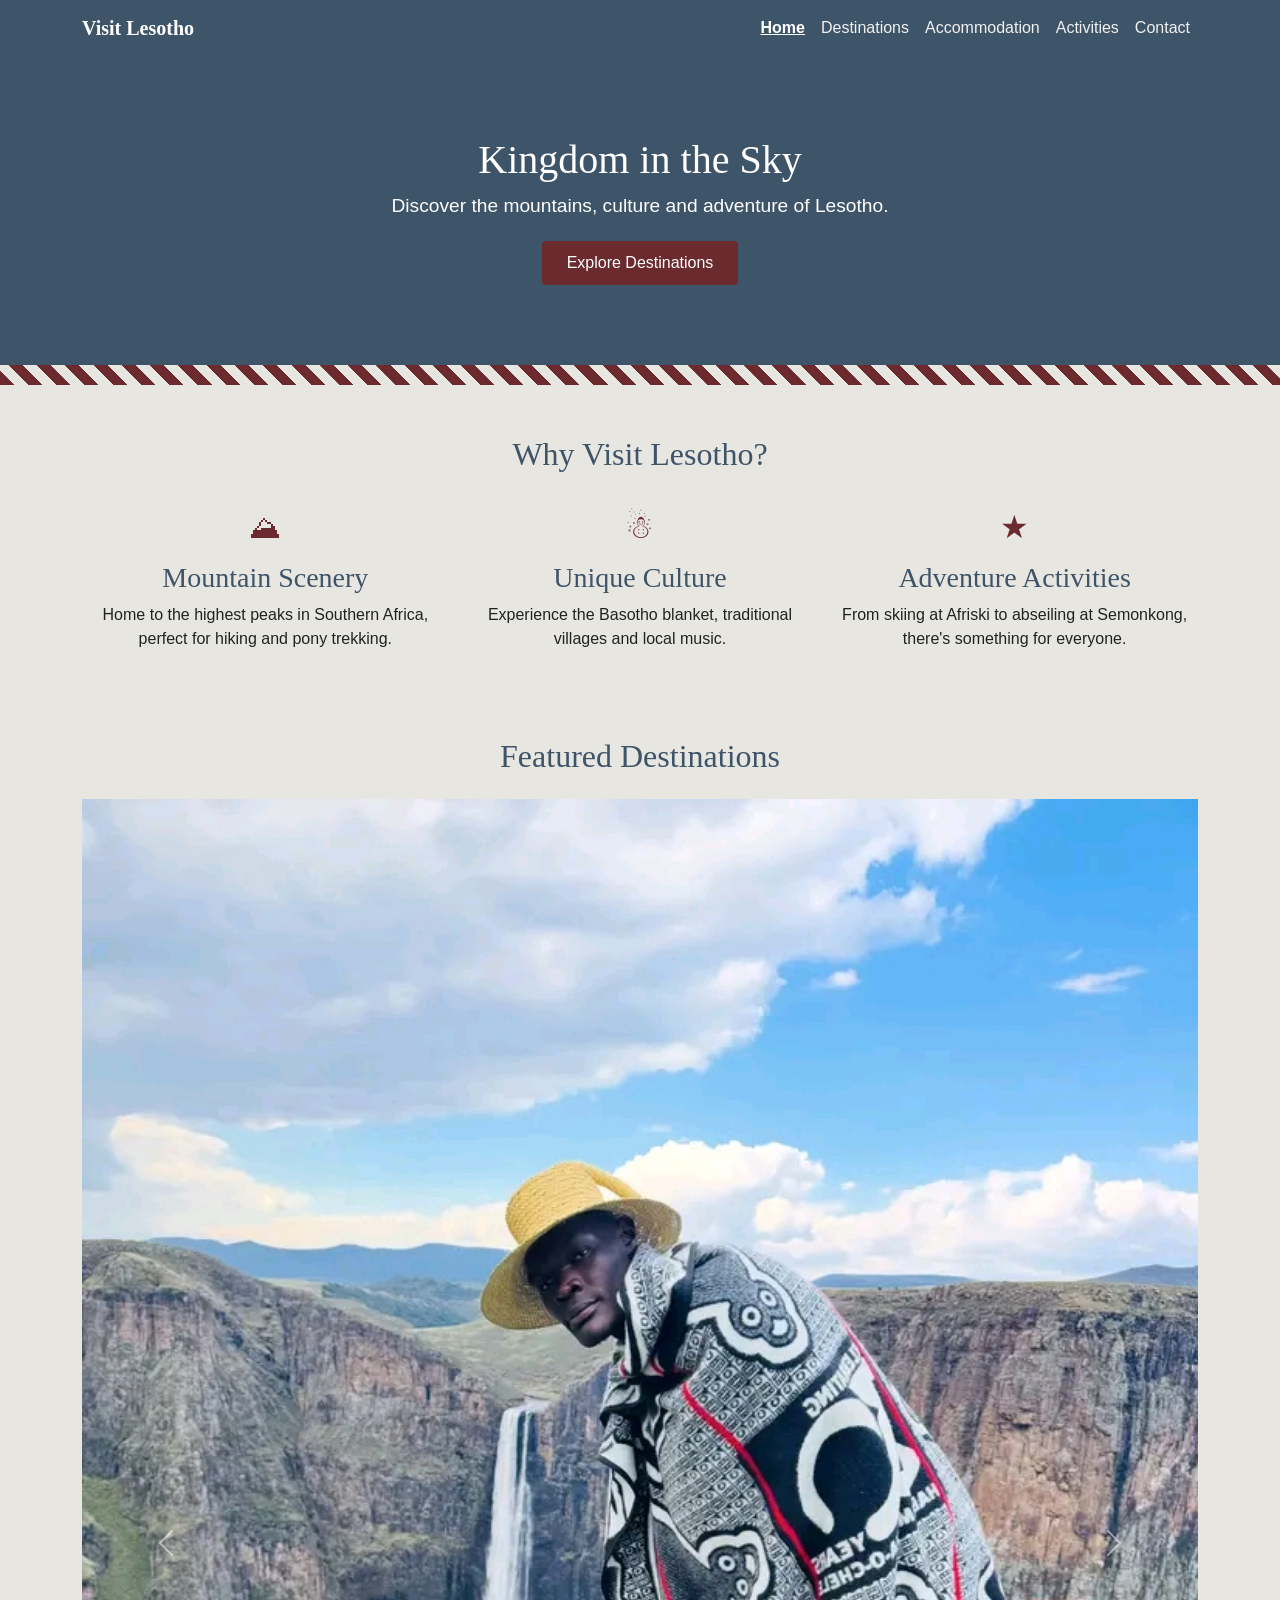
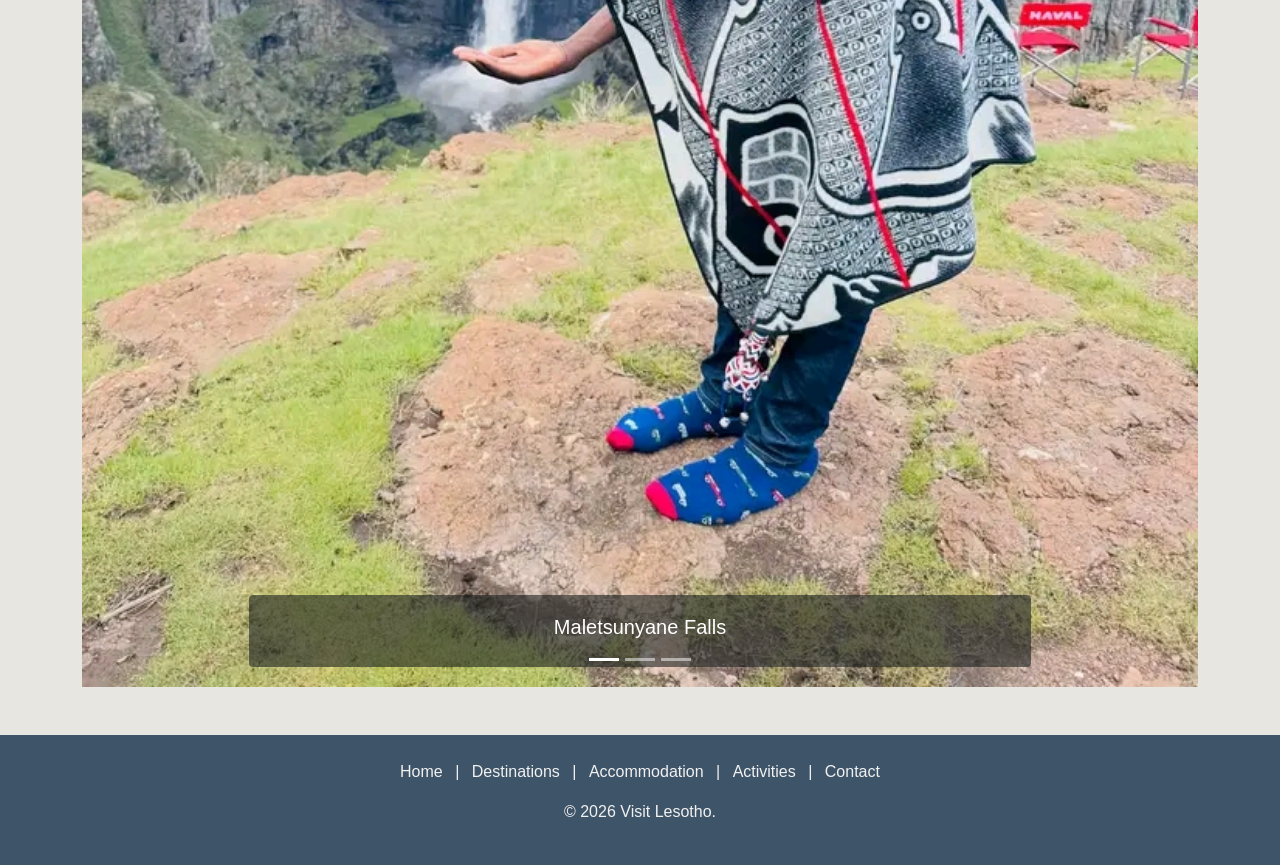
<file: index.html>
<!DOCTYPE html>
<html lang="en">
<head>
  <charset="UTF-8">
  <name="viewport" content="width=device-width, initial-scale=1.0">
  <title>Visit Lesotho - Home</title>

  <link href="https://cdn.jsdelivr.net/npm/bootstrap@5.3.0/dist/css/bootstrap.min.css" rel="stylesheet">
  <link rel="stylesheet" href="css/style.css">
</head>
<body>

  <!-- Navbar -->
  <header>
    <nav class="navbar navbar-expand-lg navbar-dark">
      <div class="container">
        <a class="navbar-brand" href="index.html">Visit Lesotho</a>
        <button class="navbar-toggler" type="button" data-bs-toggle="collapse" data-bs-target="#navMenu">
          <span class="navbar-toggler-icon"></span>
        </button>
        <div class="collapse navbar-collapse" id="navMenu">
          <ul class="navbar-nav ms-auto">
            <li class="nav-item"><a class="nav-link active" href="index.html">Home</a></li>
            <li class="nav-item"><a class="nav-link" href="destinations.html">Destinations</a></li>
            <li class="nav-item"><a class="nav-link" href="accommodation.html">Accommodation</a></li>
            <li class="nav-item"><a class="nav-link" href="activities.html">Activities</a></li>
            <li class="nav-item"><a class="nav-link" href="contact.html">Contact</a></li>
          </ul>
        </div>
      </div>
    </nav>
  </header>

  <main>
    <!-- Hero -->
    <section class="hero">
      <h1>Kingdom in the Sky</h1>
      <p>Discover the mountains, culture and adventure of Lesotho.</p>
      <a href="destinations.html" class="btn btn-main">Explore Destinations</a>
    </section>

    <div class="pattern-strip"></div>

    <!-- Why Visit -->
    <section class="why-visit container">
      <h2>Why Visit Lesotho?</h2>
      <div class="row">
        <div class="col-md-4">
          <div class="icon">&#9968;</div>
          <h3>Mountain Scenery</h3>
          <p>Home to the highest peaks in Southern Africa, perfect for hiking and pony trekking.</p>
        </div>
        <div class="col-md-4">
          <div class="icon">&#9731;</div>
          <h3>Unique Culture</h3>
          <p>Experience the Basotho blanket, traditional villages and local music.</p>
        </div>
        <div class="col-md-4">
          <div class="icon">&#9733;</div>
          <h3>Adventure Activities</h3>
          <p>From skiing at Afriski to abseiling at Semonkong, there's something for everyone.</p>
        </div>
      </div>
    </section>

    <!-- Featured Destinations Carousel -->
    <section class="container mb-5">
      <h2 class="text-center mb-4">Featured Destinations</h2>
      <div id="featuredCarousel" class="carousel slide" data-bs-ride="carousel">
        <div class="carousel-indicators">
          <button type="button" data-bs-target="#featuredCarousel" data-bs-slide-to="0" class="active"></button>
          <button type="button" data-bs-target="#featuredCarousel" data-bs-slide-to="1"></button>
          <button type="button" data-bs-target="#featuredCarousel" data-bs-slide-to="2"></button>
        </div>
        <div class="carousel-inner">
          <div class="carousel-item active">
            <img src="images/1792354285303.jpg" class="d-block w-100" alt="Maletsunyane Falls waterfall in Lesotho">
            <div class="carousel-caption">
              <h5>Maletsunyane Falls</h5>
            </div>
          </div>
         
          <div class="carousel-item">
            <img src="images/katse.jpg" class="d-block w-100" alt="Katse Dam surrounded by mountains">
            <div class="carousel-caption">
              <h5>Katse Dam</h5>
            </div>
          </div>
        </div>
        <button class="carousel-control-prev" type="button" data-bs-target="#featuredCarousel" data-bs-slide="prev">
          <span class="carousel-control-prev-icon"></span>
        </button>
        <button class="carousel-control-next" type="button" data-bs-target="#featuredCarousel" data-bs-slide="next">
          <span class="carousel-control-next-icon"></span>
        </button>
      </div>
    </section>
  </main>

  <!-- Footer -->
  <footer>
    <p>
      <a href="index.html">Home</a> |
      <a href="destinations.html">Destinations</a> |
      <a href="accommodation.html">Accommodation</a> |
      <a href="activities.html">Activities</a> |
      <a href="contact.html">Contact</a>
    </p>
    <p>&copy; 2026 Visit Lesotho.</p>
  </footer>

  <script src="https://cdn.jsdelivr.net/npm/bootstrap@5.3.0/dist/js/bootstrap.bundle.min.js"></script>
</body>
</html>
</file>
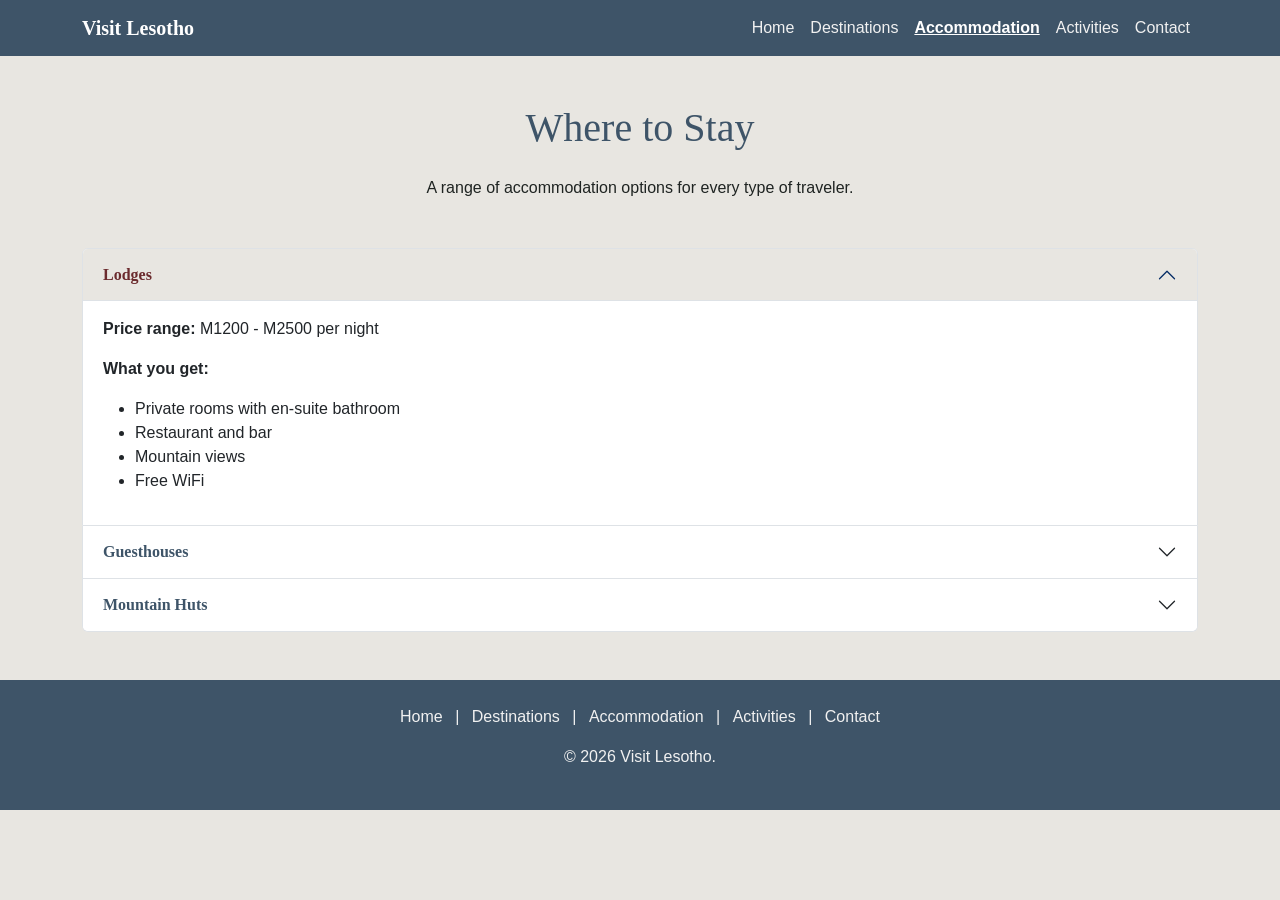
<file: accommodation.html>
<!DOCTYPE html>
<html lang="en">
<head>
  <charset="UTF-8">
  <name="viewport" content="width=device-width, initial-scale=1.0">
  <title>Visit Lesotho - Accommodation</title>

  <link href="https://cdn.jsdelivr.net/npm/bootstrap@5.3.0/dist/css/bootstrap.min.css" rel="stylesheet">
  <link rel="stylesheet" href="css/style.css">
</head>
<body>

  <header>
    <nav class="navbar navbar-expand-lg navbar-dark">
      <div class="container">
        <a class="navbar-brand" href="index.html">Visit Lesotho</a>
        <button class="navbar-toggler" type="button" data-bs-toggle="collapse" data-bs-target="#navMenu">
          <span class="navbar-toggler-icon"></span>
        </button>
        <div class="collapse navbar-collapse" id="navMenu">
          <ul class="navbar-nav ms-auto">
            <li class="nav-item"><a class="nav-link" href="index.html">Home</a></li>
            <li class="nav-item"><a class="nav-link" href="destinations.html">Destinations</a></li>
            <li class="nav-item"><a class="nav-link active" href="accommodation.html">Accommodation</a></li>
            <li class="nav-item"><a class="nav-link" href="activities.html">Activities</a></li>
            <li class="nav-item"><a class="nav-link" href="contact.html">Contact</a></li>
          </ul>
        </div>
      </div>
    </nav>
  </header>

  <main class="container my-5">
    <h1 class="text-center mb-4">Where to Stay</h1>
    <p class="text-center mb-5">A range of accommodation options for every type of traveler.</p>

    <div class="accordion" id="accommodationAccordion">

      <!-- Lodges -->
      <div class="accordion-item">
        <h2 class="accordion-header">
          <button class="accordion-button" type="button" data-bs-toggle="collapse" data-bs-target="#lodges">
            Lodges
          </button>
        </h2>
        <div id="lodges" class="accordion-collapse collapse show" data-bs-parent="#accommodationAccordion">
          <div class="accordion-body">
            <div class="row">
              <div class="col-md-8">
                <p><strong>Price range:</strong> M1200 - M2500 per night</p>
                <p><strong>What you get:</strong></p>
                <ul>
                  <li>Private rooms with en-suite bathroom</li>
                  <li>Restaurant and bar</li>
                  <li>Mountain views</li>
                  <li>Free WiFi</li>
                </ul>
              </div>
            </div>
          </div>
        </div>
      </div>

      <!-- Guesthouses -->
      <div class="accordion-item">
        <h2 class="accordion-header">
          <button class="accordion-button collapsed" type="button" data-bs-toggle="collapse" data-bs-target="#guesthouses">
            Guesthouses
          </button>
        </h2>
        <div id="guesthouses" class="accordion-collapse collapse" data-bs-parent="#accommodationAccordion">
          <div class="accordion-body">
            <div class="row">
              
              <div class="col-md-8">
                <p><strong>Price range:</strong> M600 - M1200 per night</p>
                <p><strong>What you get:</strong></p>
                <ul>
                  <li>Shared or private bathroom options</li>
                  <li>Breakfast included</li>
                  <li>Family friendly</li>
                </ul>
              </div>
            </div>
          </div>
        </div>
      </div>

      <!-- Mountain Huts -->
      <div class="accordion-item">
        <h2 class="accordion-header">
          <button class="accordion-button collapsed" type="button" data-bs-toggle="collapse" data-bs-target="#huts">
            Mountain Huts
          </button>
        </h2>
        <div id="huts" class="accordion-collapse collapse" data-bs-parent="#accommodationAccordion">
          <div class="accordion-body">
            <div class="row">
             
              <div class="col-md-8">
                <p><strong>Price range:</strong> M250 - M500 per night</p>
                <p><strong>What you get:</strong></p>
                <ul>
                  <li>Basic but cozy</li>
                  <li>Shared cooking area</li>
                  <li>Great for hikers and pony trekkers</li>
                </ul>
              </div>
            </div>
          </div>
        </div>
      </div>

    </div>
  </main>

  <footer>
    <p>
      <a href="index.html">Home</a> |
      <a href="destinations.html">Destinations</a> |
      <a href="accommodation.html">Accommodation</a> |
      <a href="activities.html">Activities</a> |
      <a href="contact.html">Contact</a>
    </p>
    <p>&copy; 2026 Visit Lesotho. </p>
  </footer>

  <script src="https://cdn.jsdelivr.net/npm/bootstrap@5.3.0/dist/js/bootstrap.bundle.min.js"></script>
</body>
</html>
</file>
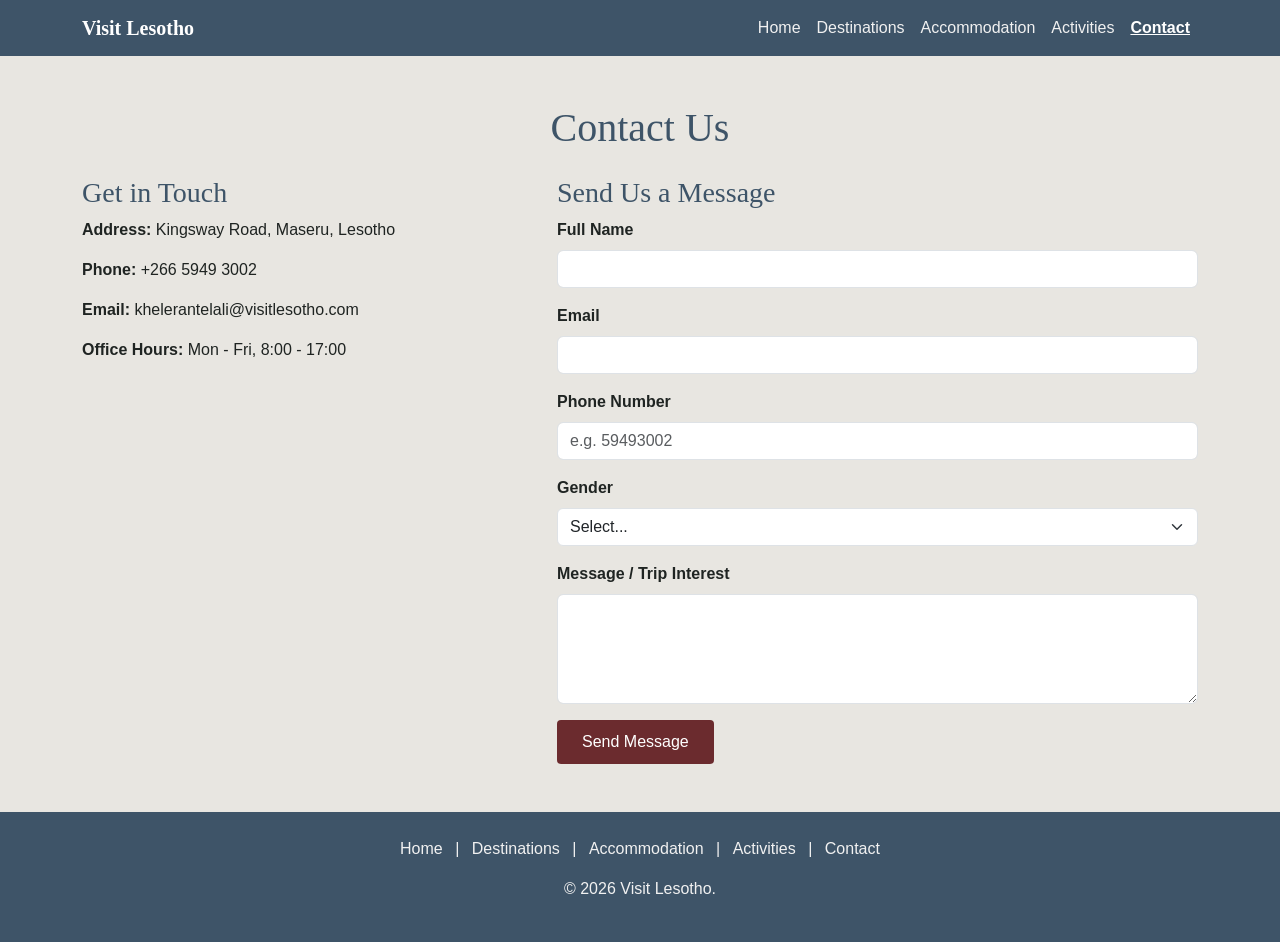
<file: contact.html>
<!DOCTYPE html>
<html lang="en">
<head>
  <charset="UTF-8">
  <name="viewport" content="width=device-width, initial-scale=1.0">
  <title>Visit Lesotho - Contact</title>

  <link href="https://cdn.jsdelivr.net/npm/bootstrap@5.3.0/dist/css/bootstrap.min.css" rel="stylesheet">
  <link rel="stylesheet" href="css/style.css">
</head>
<body>

  <!-- Navbar -->
  <header>
    <nav class="navbar navbar-expand-lg navbar-dark">
      <div class="container">
        <a class="navbar-brand" href="index.html">Visit Lesotho</a>
        <button class="navbar-toggler" type="button" data-bs-toggle="collapse" data-bs-target="#navMenu">
          <span class="navbar-toggler-icon"></span>
        </button>
        <div class="collapse navbar-collapse" id="navMenu">
          <ul class="navbar-nav ms-auto">
            <li class="nav-item"><a class="nav-link" href="index.html">Home</a></li>
            <li class="nav-item"><a class="nav-link" href="destinations.html">Destinations</a></li>
            <li class="nav-item"><a class="nav-link" href="accommodation.html">Accommodation</a></li>
            <li class="nav-item"><a class="nav-link" href="activities.html">Activities</a></li>
            <li class="nav-item"><a class="nav-link active" href="contact.html">Contact</a></li>
          </ul>
        </div>
      </div>
    </nav>
  </header>

  <main class="container my-5">
    <h1 class="text-center mb-4">Contact Us</h1>

    <div class="row">
      <!-- Contact info -->
      <div class="col-md-5 mb-4">
        <h3>Get in Touch</h3>
        <p><strong>Address:</strong> Kingsway Road, Maseru, Lesotho</p>
        <p><strong>Phone:</strong> +266 5949 3002</p>
        <p><strong>Email:</strong> khelerantelali@visitlesotho.com</p>
        <p><strong>Office Hours:</strong> Mon - Fri, 8:00 - 17:00</p>
      </div>

      <!-- Contact form -->
      <div class="col-md-7">
        <h3>Send Us a Message</h3>

        <form id="contactForm" novalidate>
          <div class="mb-3">
            <label for="fullName" class="form-label">Full Name</label>
            <input type="text" class="form-control" id="fullName" required minlength="2">
            <small class="error-text" id="nameError">Please enter your full name (at least 2 characters).</small>
          </div>

          <div class="mb-3">
            <label for="email" class="form-label">Email</label>
            <input type="email" class="form-control" id="email" required>
            <small class="error-text" id="emailError">Please enter a valid email address.</small>
          </div>

          <div class="mb-3">
            <label for="phone" class="form-label">Phone Number</label>
            <input type="tel" class="form-control" id="phone" placeholder="e.g. 59493002" required pattern="[0-9]{8,}">
            <small class="error-text" id="phoneError">Please enter a valid phone number (digits only, at least 8).</small>
          </div>

          <div class="mb-3">
            <label for="gender" class="form-label">Gender</label>
            <select class="form-select" id="gender" required>
              <option value="">Select...</option>
              <option value="female">Female</option>
              <option value="male">Male</option>
              <option value="other">Prefer not to say</option>
            </select>
            <small class="error-text" id="genderError">Please select an option.</small>
          </div>

          <div class="mb-3">
            <label for="message" class="form-label">Message / Trip Interest</label>
            <textarea class="form-control" id="message" rows="4" required minlength="10"></textarea>
            <small class="error-text" id="messageError">Please tell us a bit about your trip (at least 10 characters).</small>
          </div>

          <button type="submit" class="btn btn-main">Send Message</button>

          <div id="formSuccessMsg">
            Thank you! Your message has been sent. We will get back to you soon.
          </div>
        </form>
      </div>
    </div>
  </main>

  <footer>
    <p>
      <a href="index.html">Home</a> |
      <a href="destinations.html">Destinations</a> |
      <a href="accommodation.html">Accommodation</a> |
      <a href="activities.html">Activities</a> |
      <a href="contact.html">Contact</a>
    </p>
    <p>&copy; 2026 Visit Lesotho.</p>
  </footer>

  <script src="https://cdn.jsdelivr.net/npm/bootstrap@5.3.0/dist/js/bootstrap.bundle.min.js"></script>
  <script src="js/validation.js"></script>
</body>
</html>
</file>
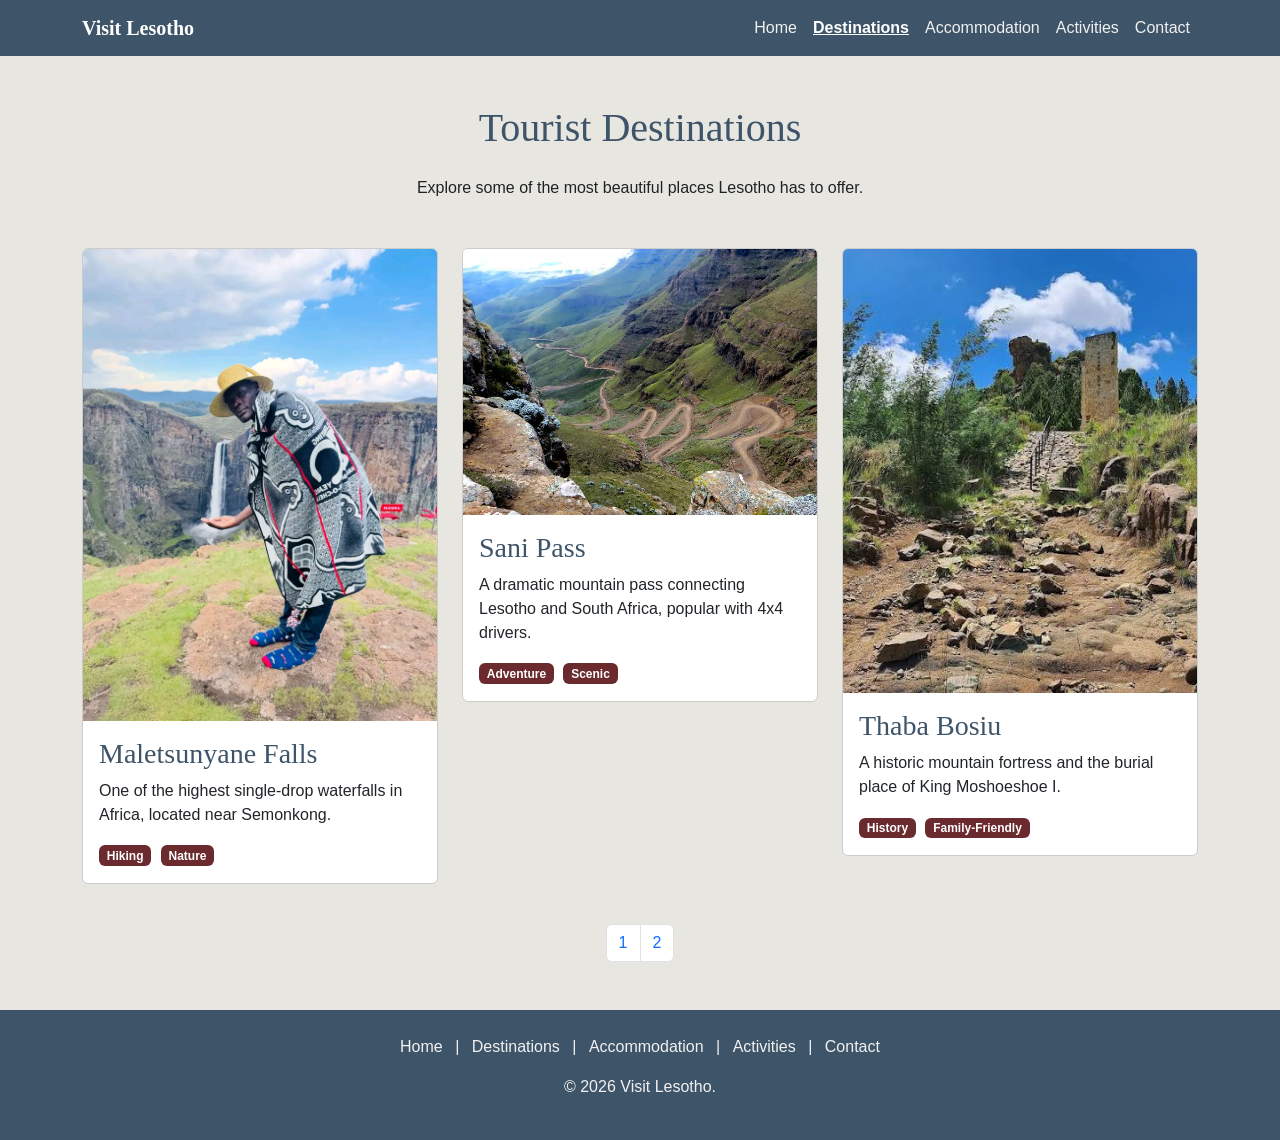
<file: destinations.html>
<!DOCTYPE html>
<html lang="en">
<head>
  <charset="UTF-8">
  <name="viewport" content="width=device-width, initial-scale=1.0">
  <title>Visit Lesotho - Destinations</title>

  <link href="https://cdn.jsdelivr.net/npm/bootstrap@5.3.0/dist/css/bootstrap.min.css" rel="stylesheet">
  <link rel="stylesheet" href="css/style.css">
</head>
<body>

  <header>
    <nav class="navbar navbar-expand-lg navbar-dark">
      <div class="container">
        <a class="navbar-brand" href="index.html">Visit Lesotho</a>
        <button class="navbar-toggler" type="button" data-bs-toggle="collapse" data-bs-target="#navMenu">
          <span class="navbar-toggler-icon"></span>
        </button>
        <div class="collapse navbar-collapse" id="navMenu">
          <ul class="navbar-nav ms-auto">
            <li class="nav-item"><a class="nav-link" href="index.html">Home</a></li>
            <li class="nav-item"><a class="nav-link active" href="destinations.html">Destinations</a></li>
            <li class="nav-item"><a class="nav-link" href="accommodation.html">Accommodation</a></li>
            <li class="nav-item"><a class="nav-link" href="activities.html">Activities</a></li>
            <li class="nav-item"><a class="nav-link" href="contact.html">Contact</a></li>
          </ul>
        </div>
      </div>
    </nav>
  </header>

  <main class="container my-5">
    <h1 class="text-center mb-4">Tourist Destinations</h1>
    <p class="text-center mb-5">Explore some of the most beautiful places Lesotho has to offer.</p>

    <!-- Page 1 destinations -->
    <div id="page1" class="row">
      <div class="col-md-4">
        <div class="card">
          <img src="images/1792354285303.jpg" class="card-img-top" alt="Maletsunyane Falls waterfall">
          <div class="card-body">
            <h3 class="card-title">Maletsunyane Falls</h3>
            <p class="card-text">One of the highest single-drop waterfalls in Africa, located near Semonkong.</p>
            <span class="badge badge-custom">Hiking</span>
            <span class="badge badge-custom">Nature</span>
          </div>
        </div>
      </div>

      <div class="col-md-4">
        <div class="card">
          <img src="images/sani pass.jpeg" class="card-img-top" alt="Sani Pass mountain road">
          <div class="card-body">
            <h3 class="card-title">Sani Pass</h3>
            <p class="card-text">A dramatic mountain pass connecting Lesotho and South Africa, popular with 4x4 drivers.</p>
            <span class="badge badge-custom">Adventure</span>
            <span class="badge badge-custom">Scenic</span>
          </div>
        </div>
      </div>

      <div class="col-md-4">
        <div class="card">
          <img src="images/thaba.jpeg" class="card-img-top" alt="Thaba Bosiu historic mountain">
          <div class="card-body">
            <h3 class="card-title">Thaba Bosiu</h3>
            <p class="card-text">A historic mountain fortress and the burial place of King Moshoeshoe I.</p>
            <span class="badge badge-custom">History</span>
            <span class="badge badge-custom">Family-Friendly</span>
          </div>
        </div>
      </div>
    </div>

    <!-- Page 2 destinations (hidden by default) -->
    <div id="page2" class="row" style="display:none;">
      <div class="col-md-4">
        <div class="card">
          <img src="images/katse.jpg" class="card-img-top" alt="Katse Dam reservoir">
          <div class="card-body">
            <h3 class="card-title">Katse Dam</h3>
            <p class="card-text">One of the largest dams in Africa, surrounded by stunning highland scenery.</p>
            <span class="badge badge-custom">Scenic</span>
          </div>
        </div>
      </div>

      <div class="col-md-4">
        <div class="card">
          <img src="images/Copy-of-_DSC7240-1-1024x683.jpg" class="card-img-top" alt="Semonkong village in the mountains">
          <div class="card-body">
            <h3 class="card-title">Semonkong</h3>
            <p class="card-text">A remote mountain village known for abseiling and pony trekking.</p>
            <span class="badge badge-custom">Adventure</span>
          </div>
        </div>
      </div>

      <div class="col-md-4">
        <div class="card">
          <img src="images/1.jpg" class="card-img-top" alt="Afriski snow resort slopes">
          <div class="card-body">
            <h3 class="card-title">Afriski</h3>
            <p class="card-text">Southern Africa's premier ski resort, open during the winter months.</p>
            <span class="badge badge-custom">Winter</span>
          </div>
        </div>
      </div>
    </div>

    <!-- Pagination -->
    <nav aria-label="Destinations pagination">
      <ul class="pagination">
        <li class="page-item"><button class="page-link" id="btnPage1">1</button></li>
        <li class="page-item"><button class="page-link" id="btnPage2">2</button></li>
      </ul>
    </nav>
  </main>

  <footer>
    <p>
      <a href="index.html">Home</a> |
      <a href="destinations.html">Destinations</a> |
      <a href="accommodation.html">Accommodation</a> |
      <a href="activities.html">Activities</a> |
      <a href="contact.html">Contact</a>
    </p>
    <p>&copy; 2026 Visit Lesotho.</p>
  </footer>

  <script src="https://cdn.jsdelivr.net/npm/bootstrap@5.3.0/dist/js/bootstrap.bundle.min.js"></script>
  <script>
    // simple pagination for destination cards
    var btnPage1 = document.getElementById("btnPage1");
    var btnPage2 = document.getElementById("btnPage2");
    var page1 = document.getElementById("page1");
    var page2 = document.getElementById("page2");

    btnPage1.addEventListener("click", function () {
      page1.style.display = "flex";
      page2.style.display = "none";
    });

    btnPage2.addEventListener("click", function () {
      page1.style.display = "none";
      page2.style.display = "flex";
    });
  </script>
</body>
</html>
</file>
<file: css/style.css>
:root {
  --primary-color: #3e5468;   
  --accent-color: #6b2b2e;    
  --text-color: #1f2422;      
  --bg-color: #e8e6e1;        
}

* {
  box-sizing: border-box;
}

body {
  font-family: 'Segoe UI', Arial, sans-serif;
  color: var(--text-color);
  background-color: var(--bg-color);
  margin: 0;
  padding: 0;
}

h1, h2, h3 {
  font-family: Georgia, 'Times New Roman', serif;
  color: var(--primary-color);
}

a {
  text-decoration: none;
  color: var(--primary-color);
}

img {
  max-width: 100%;
}

/* ===== Navbar ===== */
.navbar {
  background-color: var(--primary-color) !important;
}

.navbar-brand {
  font-family: Georgia, serif;
  font-weight: bold;
  color: #fff !important;
}

.nav-link {
  color: #f1f1f1 !important;
}

.nav-link.active {
  color: #fff !important;
  font-weight: bold;
  text-decoration: underline;
}

/* ===== Hero section ===== */
.hero {
  background-color: var(--primary-color);
  color: #fff;
  text-align: center;
  padding: 80px 20px;
}

.hero h1 {
  color: #fff;
  font-size: 2.5rem;
}

.hero p {
  font-size: 1.2rem;
  margin-bottom: 20px;
}

.btn-main {
  background-color: var(--accent-color);
  color: #fff;
  padding: 10px 25px;
  border: none;
  border-radius: 4px;
  font-size: 1rem;
}

.btn-main:hover {
  background-color: #541f22;
  color: #fff;
}

/* simple pattern divider - basotho blanket style */
.pattern-strip {
  height: 20px;
  background-image: repeating-linear-gradient(
    45deg,
    var(--accent-color),
    var(--accent-color) 10px,
    var(--bg-color) 10px,
    var(--bg-color) 20px
  );
}

/* Why Visit section */
.why-visit {
  padding: 50px 20px;
  text-align: center;
}

.why-visit h2 {
  margin-bottom: 30px;
}

.why-visit .col-md-4 {
  margin-bottom: 20px;
}

.why-visit .icon {
  font-size: 2rem;
  color: var(--accent-color);
  margin-bottom: 10px;
}

/* Cards (destinations/activities)  */
.card {
  border: 1px solid #ccc;
  margin-bottom: 20px;
}

.card-title {
  color: var(--primary-color);
}

.badge-custom {
  background-color: var(--accent-color);
  color: #fff;
  margin-right: 5px;
}

/*Footer */
footer {
  background-color: var(--primary-color);
  color: #f1f1f1;
  text-align: center;
  padding: 25px 10px;
  margin-top: 40px;
}

footer a {
  color: #f1f1f1;
  margin: 0 8px;
}

footer a:hover {
  text-decoration: underline;
}

/*Carousel tweaks*/
.carousel-caption {
  background-color: rgba(31, 36, 34, 0.6);
  border-radius: 4px;
}

/* accomodation accordion */
.accordion-button {
  color: var(--primary-color);
  font-weight: bold;
}

.accordion-button:not(.collapsed) {
  background-color: var(--bg-color);
  color: var(--accent-color);
}

/*gallery */
.gallery-img {
  cursor: pointer;
  margin-bottom: 15px;
  border: 2px solid transparent;
}

.gallery-img:hover {
  border: 2px solid var(--accent-color);
}

/* Forms */
.form-label {
  font-weight: bold;
}

.form-control:focus {
  border-color: var(--primary-color);
  box-shadow: none;
}

.error-text {
  color: #b00020;
  font-size: 0.9rem;
  display: none;
}

.success-text {
  color: #1e7b34;
  font-size: 0.9rem;
  display: none;
}

.is-invalid {
  border-color: #b00020 !important;
}

.is-valid {
  border-color: #1e7b34 !important;
}

#formSuccessMsg {
  display: none;
  background-color: #d4edda;
  color: #1e7b34;
  padding: 15px;
  border-radius: 4px;
  margin-top: 15px;
}

/*  Pagination */
.pagination {
  justify-content: center;
  margin-top: 20px;
}

/* media Responsive design */
@media (max-width: 768px) {
  .hero h1 {
    font-size: 1.8rem;
  }

  .hero {
    padding: 50px 15px;
  }
}
</file>
